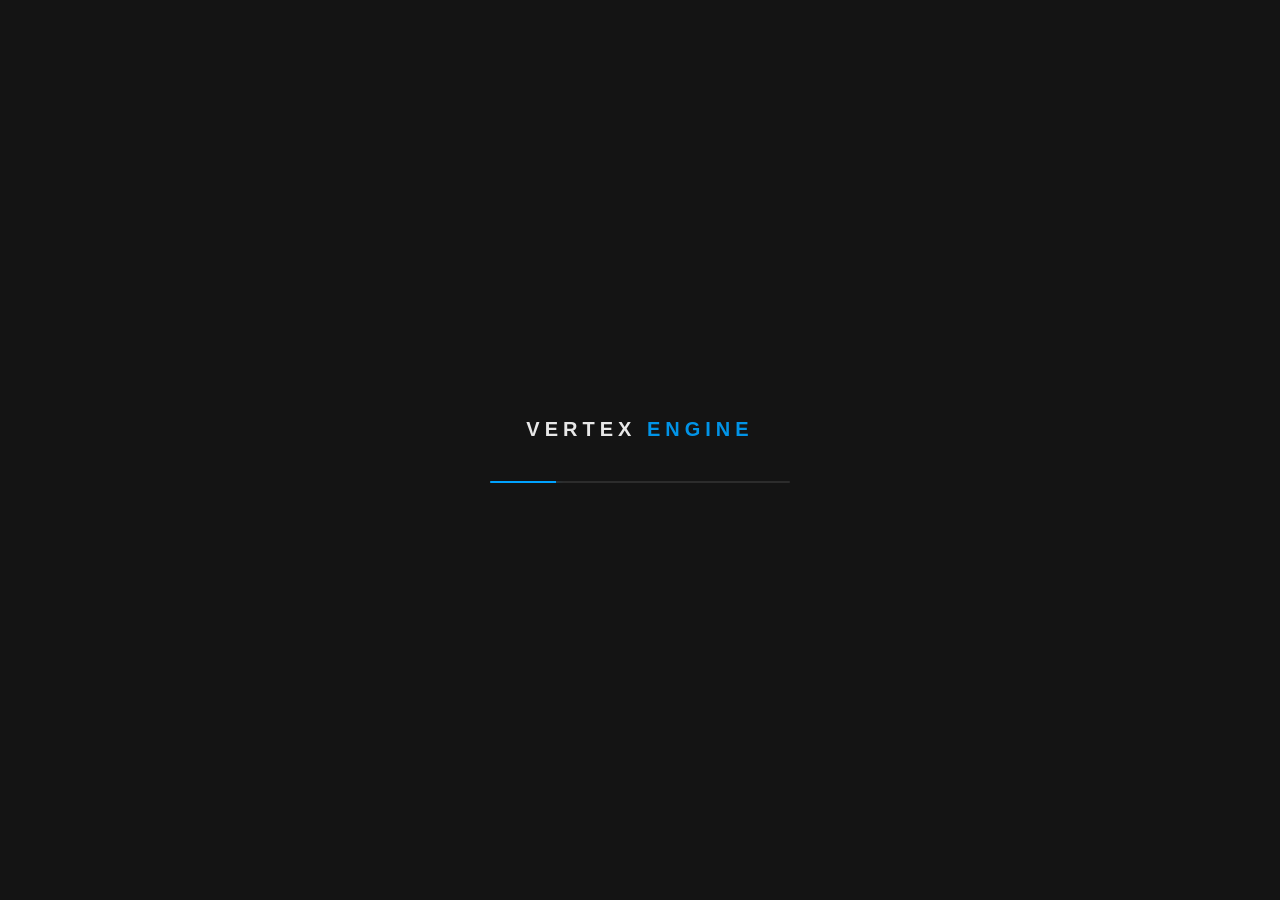
<file: VEgine/VertexEngine/Edetor/launcher/editor.html>
<!DOCTYPE html>
<html lang="ru">
<head>
    <meta charset="UTF-8">
    <title>Vertex Editor Loading...</title>
    <style>
        * {
            margin: 0;
            padding: 0;
            box-sizing: border-box;
        }

        :root {
            --bg: #141414;
            --accent: #00a2ff;
            --text: #ffffff;
            --border: rgba(255, 255, 255, 0.05);
        }
        
        body {
            font-family: -apple-system, BlinkMacSystemFont, "Segoe UI", Roboto, sans-serif;
            background-color: var(--bg);
            color: var(--text);
            min-height: 100vh;
            display: flex;
            justify-content: center;
            align-items: center;
            overflow: hidden;
        }
        
        .content {
            width: 100%;
            max-width: 300px;
            text-align: center;
            animation: fadeIn 0.6s ease-out;
        }
        
        .logo {
            font-size: 20px;
            font-weight: 800;
            letter-spacing: 5px;
            margin-bottom: 40px;
            opacity: 0.9;
        }

        .logo span {
            color: var(--accent);
        }
        
        .progress-container {
            width: 100%;
            height: 2px;
            background: rgba(255, 255, 255, 0.1);
            border-radius: 2px;
            overflow: hidden;
        }
        
        .progress-bar {
            width: 0%;
            height: 100%;
            background: var(--accent);
            box-shadow: 0 0 10px var(--accent);
            transition: width 0.1s linear;
        }

        @keyframes fadeIn {
            from { opacity: 0; transform: translateY(10px); }
            to { opacity: 1; transform: translateY(0); }
        }
    </style>
</head>
<body>

    <div class="content">
        <div class="logo">VERTEX <span>ENGINE</span></div>
        <div class="progress-container">
            <div class="progress-bar" id="progress"></div>
        </div>
    </div>

    <script>
        const bar = document.getElementById('progress');
        let progress = 0;
        const duration = 5000; // Ровно 5 секунд
        const step = 50; 
        const increment = (100 / (duration / step));

        const timer = setInterval(() => {
            progress += increment;
            if (progress > 100) progress = 100;
            
            bar.style.width = progress + '%';

            if (progress >= 100) {
                clearInterval(timer);
                // Небольшая задержка перед переходом для визуального завершения
                setTimeout(() => {
                    window.location.href = '../index.html';
                }, 300);
            }
        }, step);
    </script>
</body>
</html>
</file>
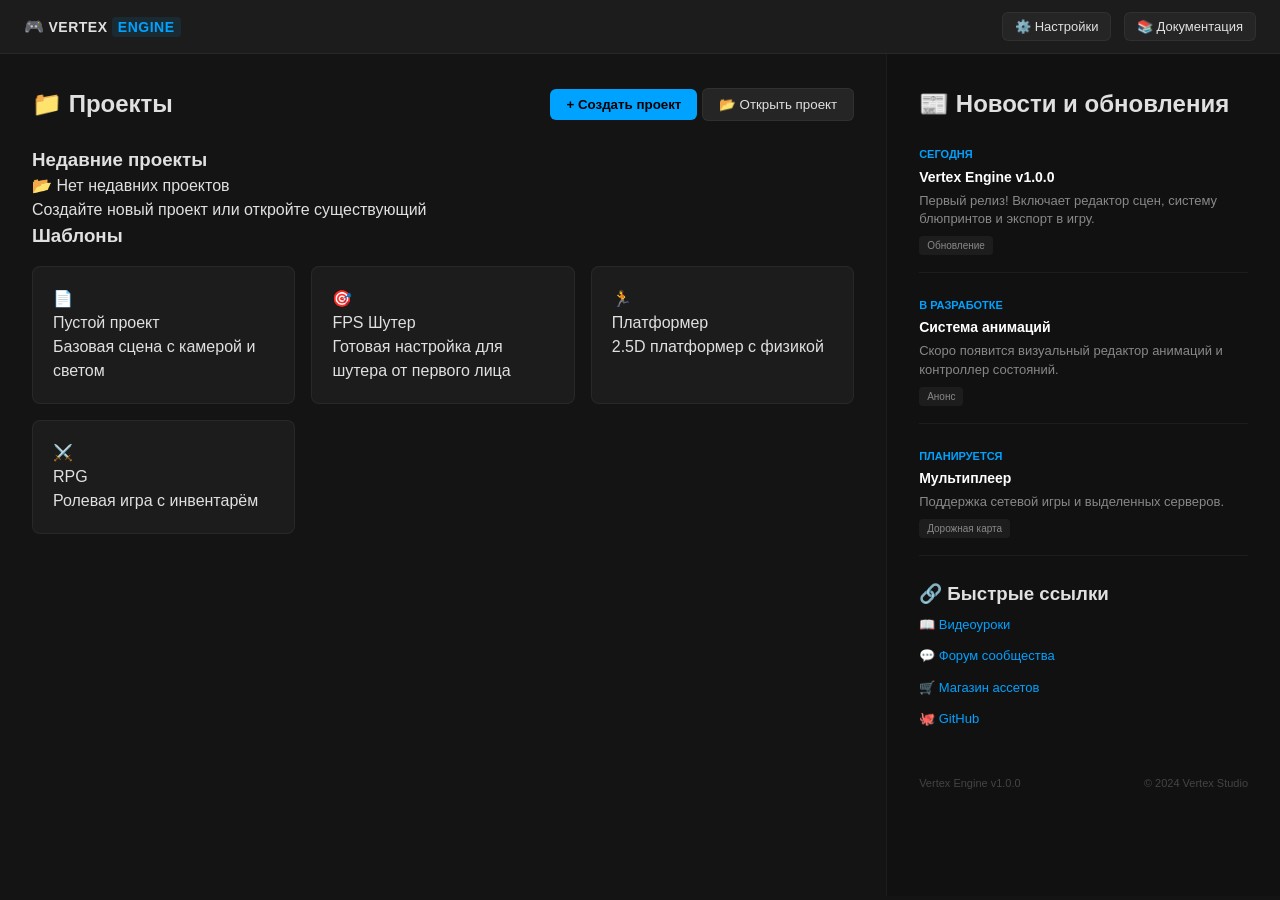
<file: VEgine/VertexEngine/Edetor/launcher/launcher.html>
<!DOCTYPE html>
<html lang="ru">
<head>
    <meta charset="UTF-8">
    <meta name="viewport" content="width=device-width, initial-scale=1.0">
    <title>Vertex Launcher - Движок для создания игр</title>
    <link rel="stylesheet" href="launcher.css">
</head>
<body>
    <div class="launcher-container">
        <!-- Верхняя панель -->
        <div class="launcher-header">
            <div class="logo">
                <span class="logo-icon">🎮</span>
                <span class="logo-text">VERTEX <span class="logo-highlight">ENGINE</span></span>
            </div>
            <div class="header-actions">
                <button class="header-btn" id="settings-btn">⚙️ Настройки</button>
                <button class="header-btn" id="docs-btn">📚 Документация</button>
            </div>
        </div>

        <div class="launcher-main">
            <!-- Левая колонка - Проекты -->
            <div class="projects-section">
                <div class="section-header">
                    <h2>📁 Проекты</h2>
                    <div class="header-buttons">
                        <button class="btn-primary" id="new-project-btn">+ Создать проект</button>
                        <button class="btn-secondary" id="open-project-btn">📂 Открыть проект</button>
                    </div>
                </div>

                <!-- Список последних проектов -->
                <div class="recent-projects">
                    <h3>Недавние проекты</h3>
                    <div class="projects-list" id="projects-list">
                        <div class="empty-state">
                            <p>Нет недавних проектов</p>
                            <p class="empty-hint">Создайте новый проект или откройте существующий</p>
                        </div>
                    </div>
                </div>

                <!-- Шаблоны проектов -->
                <div class="project-templates">
                    <h3>Шаблоны</h3>
                    <div class="templates-grid">
                        <div class="template-card" data-template="empty">
                            <div class="template-icon">📄</div>
                            <div class="template-name">Пустой проект</div>
                            <div class="template-desc">Базовая сцена с камерой и светом</div>
                        </div>
                        <div class="template-card" data-template="fps">
                            <div class="template-icon">🎯</div>
                            <div class="template-name">FPS Шутер</div>
                            <div class="template-desc">Готовая настройка для шутера от первого лица</div>
                        </div>
                        <div class="template-card" data-template="platformer">
                            <div class="template-icon">🏃</div>
                            <div class="template-name">Платформер</div>
                            <div class="template-desc">2.5D платформер с физикой</div>
                        </div>
                        <div class="template-card" data-template="rpg">
                            <div class="template-icon">⚔️</div>
                            <div class="template-name">RPG</div>
                            <div class="template-desc">Ролевая игра с инвентарём</div>
                        </div>
                    </div>
                </div>
            </div>

            <!-- Правая колонка - Новости и информация -->
            <div class="news-section">
                <div class="section-header">
                    <h2>📰 Новости и обновления</h2>
                </div>
                
                <div class="news-list" id="news-list">
                    <div class="news-item">
                        <div class="news-date">Сегодня</div>
                        <div class="news-title">Vertex Engine v1.0.0</div>
                        <div class="news-content">
                            Первый релиз! Включает редактор сцен, систему блюпринтов и экспорт в игру.
                        </div>
                        <div class="news-tag">Обновление</div>
                    </div>
                    <div class="news-item">
                        <div class="news-date">В разработке</div>
                        <div class="news-title">Система анимаций</div>
                        <div class="news-content">
                            Скоро появится визуальный редактор анимаций и контроллер состояний.
                        </div>
                        <div class="news-tag">Анонс</div>
                    </div>
                    <div class="news-item">
                        <div class="news-date">Планируется</div>
                        <div class="news-title">Мультиплеер</div>
                        <div class="news-content">
                            Поддержка сетевой игры и выделенных серверов.
                        </div>
                        <div class="news-tag">Дорожная карта</div>
                    </div>
                </div>

                <!-- Быстрые ссылки -->
                <div class="quick-links">
                    <h3>🔗 Быстрые ссылки</h3>
                    <div class="links-list">
                        <a href="#" class="quick-link" id="tutorials-link">📖 Видеоуроки</a>
                        <a href="#" class="quick-link" id="forum-link">💬 Форум сообщества</a>
                        <a href="#" class="quick-link" id="assets-link">🛒 Магазин ассетов</a>
                        <a href="#" class="quick-link" id="github-link">🐙 GitHub</a>
                    </div>
                </div>

                <!-- Версия -->
                <div class="version-info">
                    <span>Vertex Engine v1.0.0</span>
                    <span>© 2024 Vertex Studio</span>
                </div>
            </div>
        </div>
    </div>

    <!-- Модальное окно создания проекта -->
    <div id="new-project-modal" class="modal" style="display: none;">
        <div class="modal-content">
            <div class="modal-header">
                <h3>Создать новый проект</h3>
                <button class="modal-close">&times;</button>
            </div>
            <div class="modal-body">
                <div class="form-group">
                    <label>Название проекта</label>
                    <input type="text" id="project-name" placeholder="Мой первый проект" class="form-input">
                </div>
                <div class="form-group">
                    <label>Расположение</label>
                    <div style="display: flex; gap: 10px;">
                        <input type="text" id="project-path" placeholder="Выберите папку для проекта" class="form-input" readonly>
                        <button id="browse-path-btn" class="btn-secondary">Обзор...</button>
                    </div>
                </div>
                <div class="form-group">
                    <label>Шаблон</label>
                    <select id="project-template" class="form-input">
                        <option value="empty">Пустой проект</option>
                        <option value="fps">FPS Шутер</option>
                        <option value="platformer">Платформер</option>
                        <option value="rpg">RPG</option>
                    </select>
                </div>
            </div>
            <div class="modal-footer">
                <button class="btn-secondary" id="cancel-project-btn">Отмена</button>
                <button class="btn-primary" id="confirm-create-btn">Создать</button>
            </div>
        </div>
    </div>

    <!-- Модальное окно настроек -->
    <div id="settings-modal" class="modal" style="display: none;">
        <div class="modal-content">
            <div class="modal-header">
                <h3>Настройки</h3>
                <button class="modal-close">&times;</button>
            </div>
            <div class="modal-body">
                <div class="form-group">
                    <label>Путь к редактору</label>
                    <input type="text" id="editor-path" placeholder="editor.html" class="form-input">
                    <small>Относительный или абсолютный путь к файлу редактора</small>
                </div>
                <div class="form-group">
                    <label>Авто-сохранение</label>
                    <label class="checkbox-label">
                        <input type="checkbox" id="auto-save"> Включить авто-сохранение проектов
                    </label>
                </div>
                <div class="form-group">
                    <label>Тема</label>
                    <select id="theme-select" class="form-input">
                        <option value="dark">Тёмная</option>
                        <option value="light">Светлая (скоро)</option>
                    </select>
                </div>
            </div>
            <div class="modal-footer">
                <button class="btn-primary" id="save-settings-btn">Сохранить</button>
            </div>
        </div>
    </div>

    <script src="launcher.js"></script>
    <script>
    // Получаем параметр project из URL
    const urlParams = new URLSearchParams(window.location.search);
    const projectParam = urlParams.get('project');
    if (projectParam) {
        localStorage.setItem('vertex_current_project', JSON.stringify({
            path: projectParam,
            name: projectParam
        }));
        console.log(`📁 Загружен проект: ${projectParam}`);
    } else {
        // Если нет параметра проекта, проверяем сохранённый
        const saved = localStorage.getItem('vertex_current_project');
        if (saved) {
            console.log(`📁 Последний проект: ${JSON.parse(saved).name}`);
        }
    }
</script>
</body>
</html>
</file>
<file: VEgine/VertexEngine/Edetor/launcher/launcher.css>
* {
    margin: 0;
    padding: 0;
    box-sizing: border-box;
}

:root {
    --bg-main: #141414;
    --bg-side: #1c1c1c;
    --bg-card: #252525;
    --accent: #00a2ff;
    --text-main: #e0e0e0;
    --text-dim: #888;
    --border: rgba(255, 255, 255, 0.05);
    --radius: 8px;
}

body {
    font-family: -apple-system, BlinkMacSystemFont, "Segoe UI", Roboto, sans-serif;
    background-color: var(--bg-main);
    color: var(--text-main);
    line-height: 1.5;
}

/* Скроллбар */
::-webkit-scrollbar { width: 8px; }
::-webkit-scrollbar-track { background: var(--bg-main); }
::-webkit-scrollbar-thumb { background: var(--bg-card); border-radius: 10px; }

/* Общие стили кнопок и ссылок */
button, .quick-link {
    cursor: pointer;
    border: none;
    transition: all 0.2s ease;
}

a { text-decoration: none; color: inherit; }

/* Header */
.launcher-header {
    display: flex;
    justify-content: space-between;
    align-items: center;
    padding: 12px 24px;
    background: var(--bg-side);
    border-bottom: 1px solid var(--border);
}

.logo-text { font-weight: 700; font-size: 14px; letter-spacing: 0.5px; }
.logo-highlight { 
    color: var(--accent); 
    background: rgba(0, 162, 255, 0.1); 
    padding: 2px 6px; 
    border-radius: 4px; 
}

.header-btn {
    background: var(--bg-card);
    color: var(--text-main);
    padding: 6px 12px;
    border-radius: 6px;
    font-size: 13px;
    margin-left: 8px;
    border: 1px solid var(--border);
}

.header-btn:hover { background: #333; border-color: var(--accent); }

/* Main */
.launcher-main { display: flex; height: calc(100vh - 58px); }

.projects-section { flex: 3; padding: 32px; overflow-y: auto; }

.section-header { display: flex; justify-content: space-between; align-items: center; margin-bottom: 24px; }

.btn-primary {
    background: var(--accent);
    color: #000;
    font-weight: 600;
    padding: 8px 16px;
    border-radius: 6px;
}

.btn-secondary {
    background: var(--bg-card);
    color: var(--text-main);
    padding: 8px 16px;
    border-radius: 6px;
    border: 1px solid var(--border);
}

/* Проекты */
.project-item {
    background: var(--bg-side);
    border: 1px solid var(--border);
    border-radius: var(--radius);
    padding: 16px;
    margin-bottom: 12px;
    display: flex;
    justify-content: space-between;
    align-items: center;
}

.project-item:hover { border-color: rgba(0, 162, 255, 0.4); background: #222; }

.project-name { font-weight: 600; font-size: 15px; color: #fff; }
.project-path, .project-date { font-size: 12px; color: var(--text-dim); }

.project-action-btn {
    background: var(--bg-card);
    color: var(--text-main);
    padding: 4px 10px;
    border-radius: 4px;
    font-size: 12px;
}

.project-action-btn:hover { background: var(--accent); color: #000; }

/* Шаблоны */
.templates-grid {
    display: grid;
    grid-template-columns: repeat(auto-fill, minmax(220px, 1fr));
    gap: 16px;
    margin-top: 16px;
}

.template-card {
    background: var(--bg-side);
    border: 1px solid var(--border);
    border-radius: var(--radius);
    padding: 20px;
}

.template-card:hover { border-color: var(--accent); background: #222; }

/* Новости (Боковая панель) */
.news-section {
    flex: 1.2;
    background: #111;
    border-left: 1px solid var(--border);
    padding: 32px;
    overflow-y: auto;
}

.news-item {
    margin-bottom: 24px;
    padding-bottom: 16px;
    border-bottom: 1px solid var(--border);
}

.news-date { color: var(--accent); font-size: 11px; text-transform: uppercase; font-weight: 700; }
.news-title { color: #fff; font-weight: 600; margin: 4px 0; font-size: 14px; }
.news-content { color: var(--text-dim); font-size: 13px; line-height: 1.4; }

.news-tag {
    display: inline-block;
    margin-top: 8px;
    padding: 2px 8px;
    background: rgba(255, 255, 255, 0.05);
    border-radius: 4px;
    font-size: 10px;
    color: var(--text-dim);
}

/* Ссылки */
.quick-link {
    display: block;
    padding: 6px 0;
    font-size: 13px;
    color: var(--accent);
}

.quick-link:hover { text-decoration: underline; color: #fff; }

.version-info {
    margin-top: 40px;
    font-size: 11px;
    color: #444;
    display: flex;
    justify-content: space-between;
}
</file>
